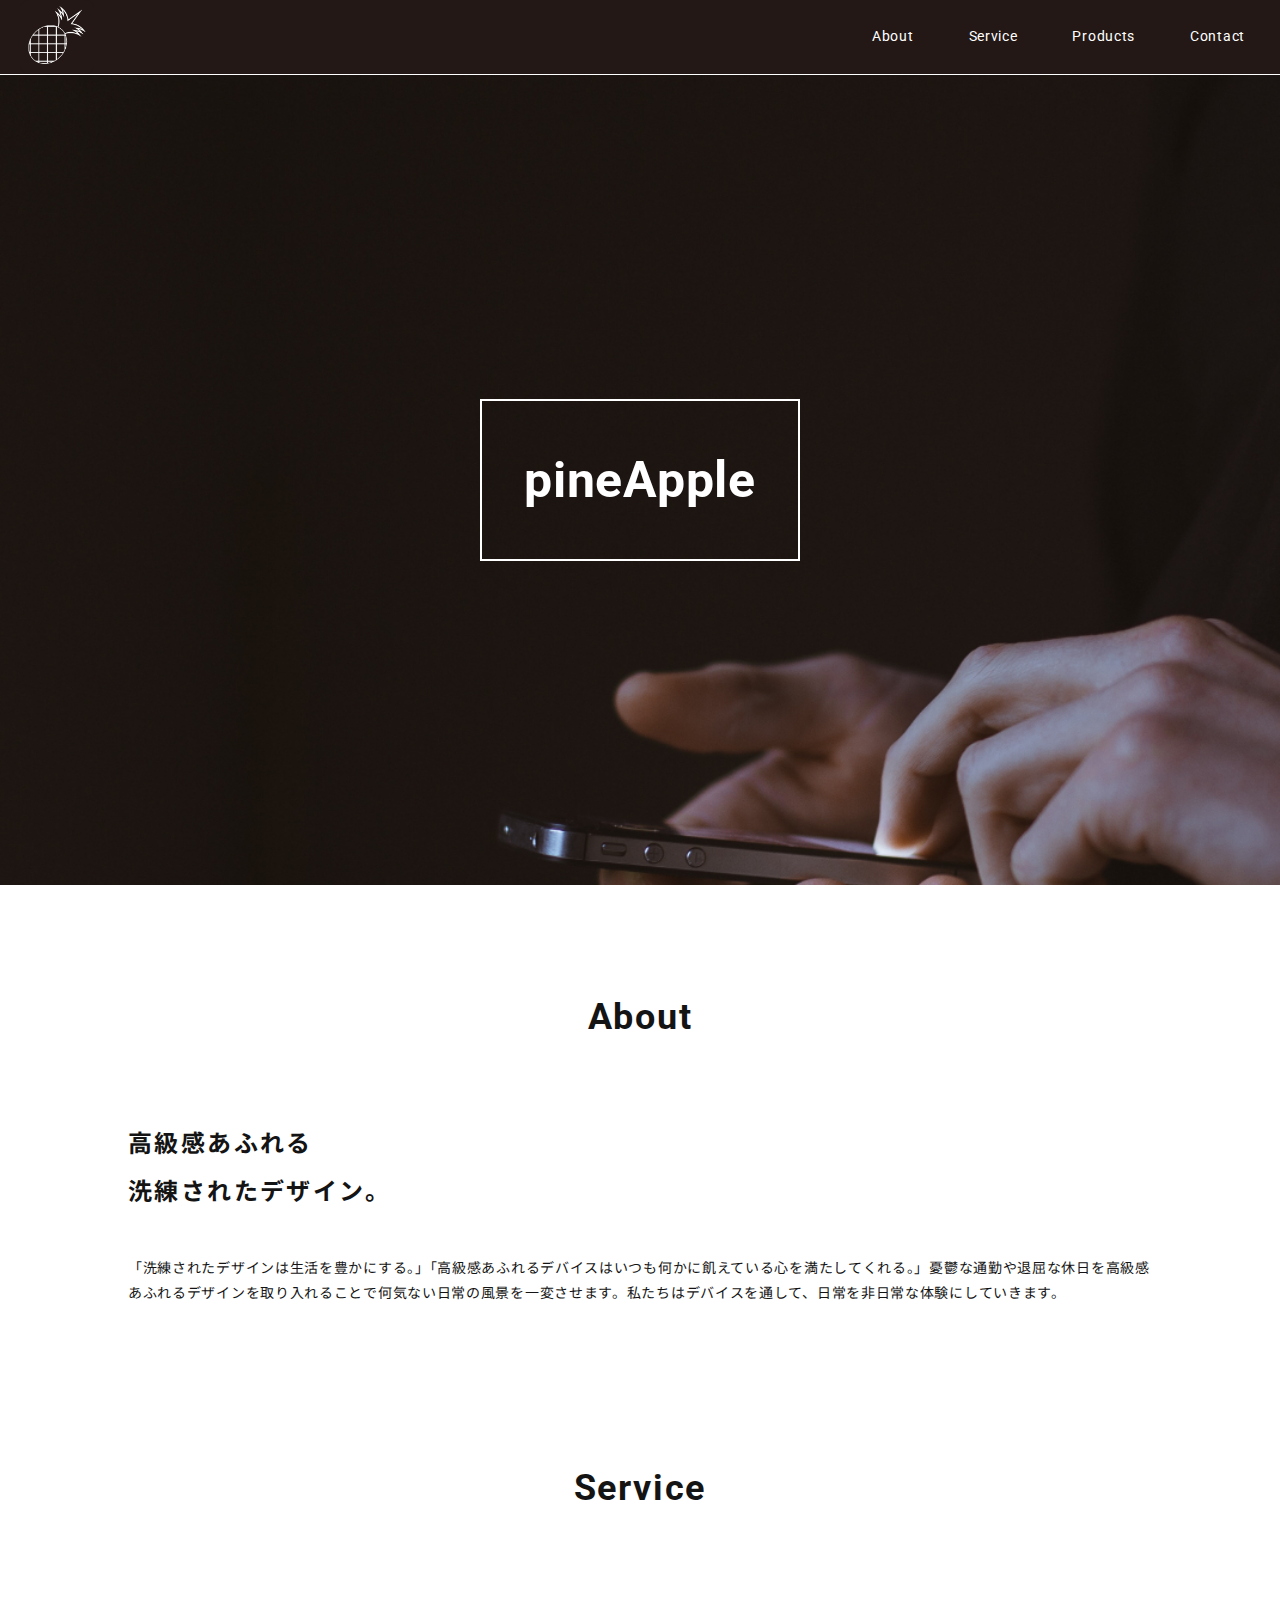
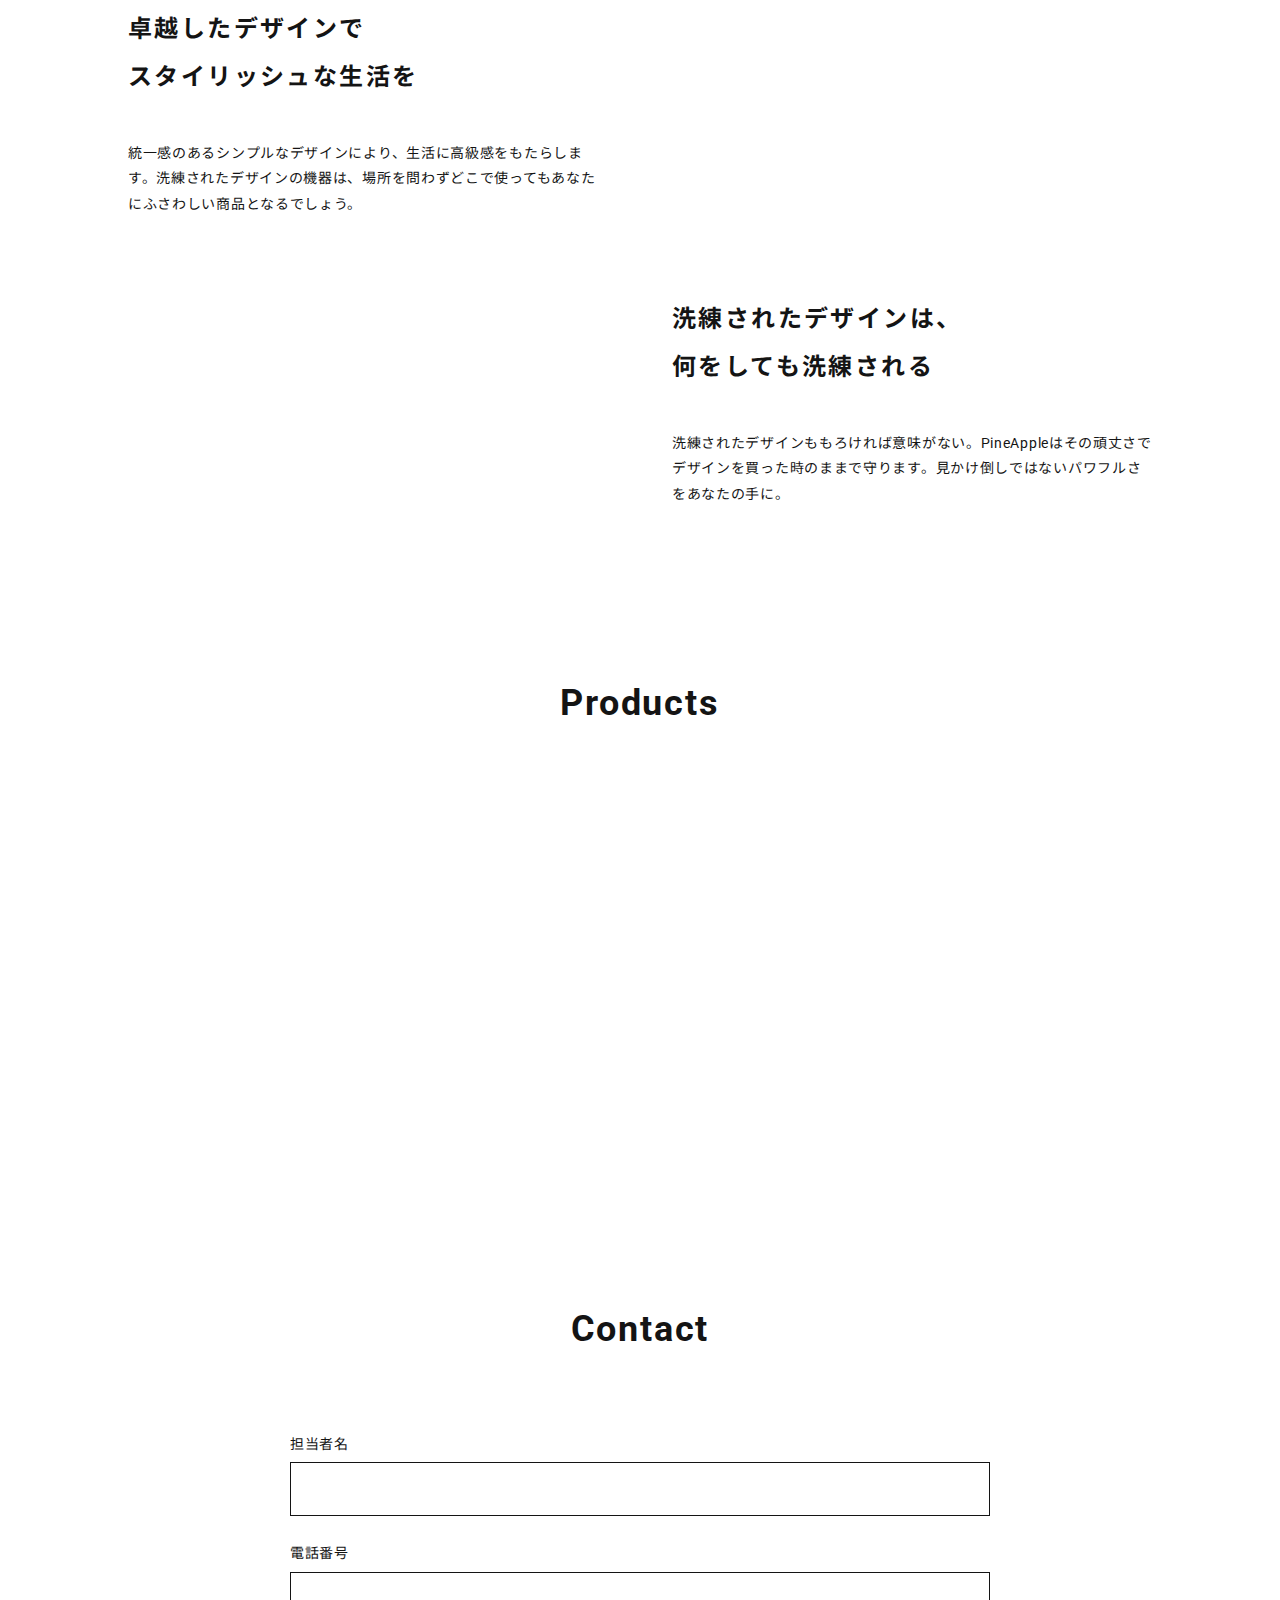
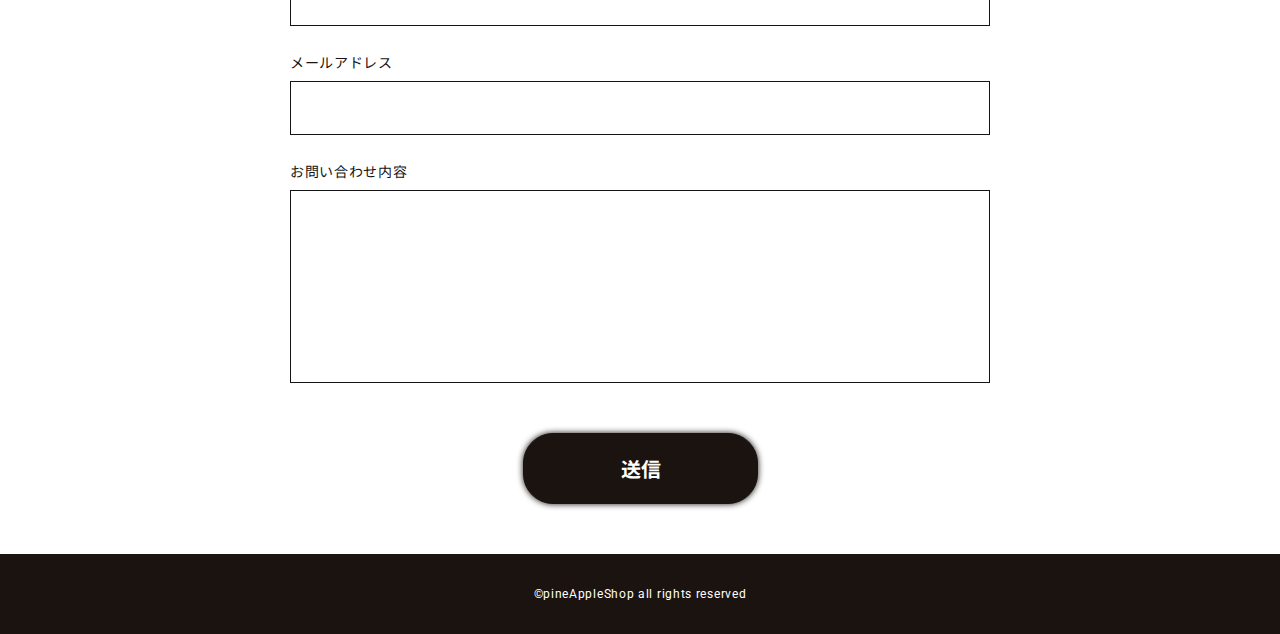
<file: index.html>
<!DOCTYPE html>
<html lang="ja">
  <head>
    <meta charset="UTF-8">
    <meta name="viewport" content="width=device-width, initial-scale=1.0">
    <meta http-equiv="X-UA-Compatible" content="ie=edge">
    <title>pineApple</title>
    <link rel="shortcut icon" href="./images/meta/favicon.ico" type="image/x-icon">
    <link rel="stylesheet" href="./css/reset.css">
    <link href="https://fonts.googleapis.com/css?family=Noto+Sans+JP|Roboto&display=swap" rel="stylesheet">
    <link rel="stylesheet" href="./css/style.css">
  </head>
  <body>
    <!-- header -->
    <header class="header">
      <h1 class="site-title"><a href="./index.html"><img src="./images/meta/pineApple.png" alt="PineApple"></a></h1>
      <div class="nav-wrapper">
        <nav class="header-nav">
          <ul class="nav-list">
            <li class="nav-item"><a href="#about">About</a></li>
            <li class="nav-item"><a href="#service">Service</a></li>
            <li class="nav-item"><a href="#products">Products</a></li>
            <li class="nav-item"><a href="#contact">Contact</a></li>
          </ul>
        </nav>
      </div>
      <button class="burger-btn">
        <span class="bars">
          <span class="bar bar_top"></span>
          <span class="bar bar_mid"></span>
          <span class="bar bar_bottom"></span>
        </span>
      </button>
    </header>
    <!-- //header -->

    <!-- main -->
    <main>
      <!-- fv -->
      <div class="fv">
        <p class="main-copy">pineApple</p>
      </div>
      <!-- //fv -->

      <!-- about -->
      <section class="section-wrapper" id="about">
        <h2 class="section-title">About</h2>
        <h3 class="about-title">高級感あふれる<br>洗練されたデザイン。</h3>
        <p class="text_about">「洗練されたデザインは生活を豊かにする。」「高級感あふれるデバイスはいつも何かに飢えている心を満たしてくれる。」憂鬱な通勤や退屈な休日を高級感あふれるデザインを取り入れることで何気ない日常の風景を一変させます。私たちはデバイスを通して、日常を非日常な体験にしていきます。
        </p>
      </section>
      <!-- //about -->

      <!--service -->
      <section class="section-wrapper" id="service">
        <h2 class="section-title">Service</h2>
        <div class="content-inner">
          <div class="text-wrapper_service">
            <h3 class="service-title">卓越したデザインで<br>スタイリッシュな生活を</h3>
            <p class="section-text_service">
            統一感のあるシンプルなデザインにより、生活に高級感をもたらします。洗練されたデザインの機器は、場所を問わずどこで使ってもあなたにふさわしい商品となるでしょう。
            </p>
          </div>
          <div class="img-wrapper_service element js-animation">
            <img src="./images/service-image@2x.jpg" alt="黒い布の上に置かれた黒い一眼レフカメラ">
          </div>
        </div>
        <div class="content-inner reverse">
          <div class="text-wrapper_service">
            <h3 class="service-title">洗練されたデザインは、<br>何をしても洗練される</h3>
            <p class="section-text_service">
            洗練されたデザインももろければ意味がない。PineAppleはその頑丈さでデザインを買った時のままで守ります。見かけ倒しではないパワフルさをあなたの手に。
            </p>
          </div>
          <div class="img-wrapper_service element js-animation">
            <img src="./images/service-image02@2x.jpg" alt="黒い布の上に置かれた黒いアイフォン">
          </div>
        </div>
      </section>
      <!-- //service -->

      <!-- News -->
      <section class="section-wrapper" id="products">
        <div class="section-inner">
          <h2 class="section-title">Products</h2>
          <ul class="card-list">
            <li class="card-item  element js-animation">
              <a href="./products/index.html">
                <div class="card-img">
                  <img src="./images/card-image1@2x.jpg" alt="黒い背景にあるPC">
                </div>
                <p class="text_news">高級感あふれるデザインを身に着ければ、憂鬱な通勤や何気ないティータイムもドラマのワンシーンに。</p>
              </a>
            </li>
            <li class="card-item  element js-animation">
              <a href="./products/index.html">
                <div class="card-img">
                  <img src="./images/card-image2@2x.jpg" alt="黒い背景にあるPC">
                </div>
                <p class="text_news">通天閣からうっかり落としても大丈夫。高さ100mの耐久試験にも耐え抜いた頑丈さをそのポケットに。</p>
              </a>
            </li>
            <li class="card-item  element js-animation">
              <a href="./products/index.html">
                <div class="card-img">
                  <img src="./images/card-image3@2x.jpg" alt="黒い背景にあるPC">
                </div>
                <p class="text_news">動画編集もプログラミングもこれ一台。パワフルなスペックと直感的な操作で全ての仕事を任せよう。</p>
              </a>
            </li>
          </ul>
        </div>
      </section>
      <!-- //News -->

      <!-- Contact -->
      <section class="section-wrapper" id="contact">
        <h2 class="section-title">Contact</h2>
        <form action="" class="form">
          <div class="form-part">
            <label for="input-name">担当者名</label>
            <input type="text" id="input-subject">
          </div>
          <div class="form-part">
            <label for="input-tel">電話番号</label>
            <input type="text" id="input-subject">
          </div>
          <div class="form-part">
            <label for="input-mail">メールアドレス</label>
            <input type="text" id="input-subject">
          </div>
          <div class="form-part">
            <label for="detail">お問い合わせ内容</label>
            <textarea name="" type="text" id="detail" cols="30" rows="10"></textarea>
          </div>
          <div class="form-send">
            <input type="submit" value="送信" class="form-btn">
          </div>
        </form>
      </section>
      <!-- //Contact -->

    </main>
    <!-- //main -->

    <!-- footer -->
    <footer class="footer">
      <small>©︎pineAppleShop all rights reserved</small>
    </footer>
    <!-- //footer -->

    <script  src="http://ajax.googleapis.com/ajax/libs/jquery/1.9.1/jquery.min.js"></script>
    <script src="https://ajax.googleapis.com/ajax/libs/jquery/3.4.1/jquery.min.js"></script>
    <script src="./js/script.js"></script>
  </body>
</html>
</file>
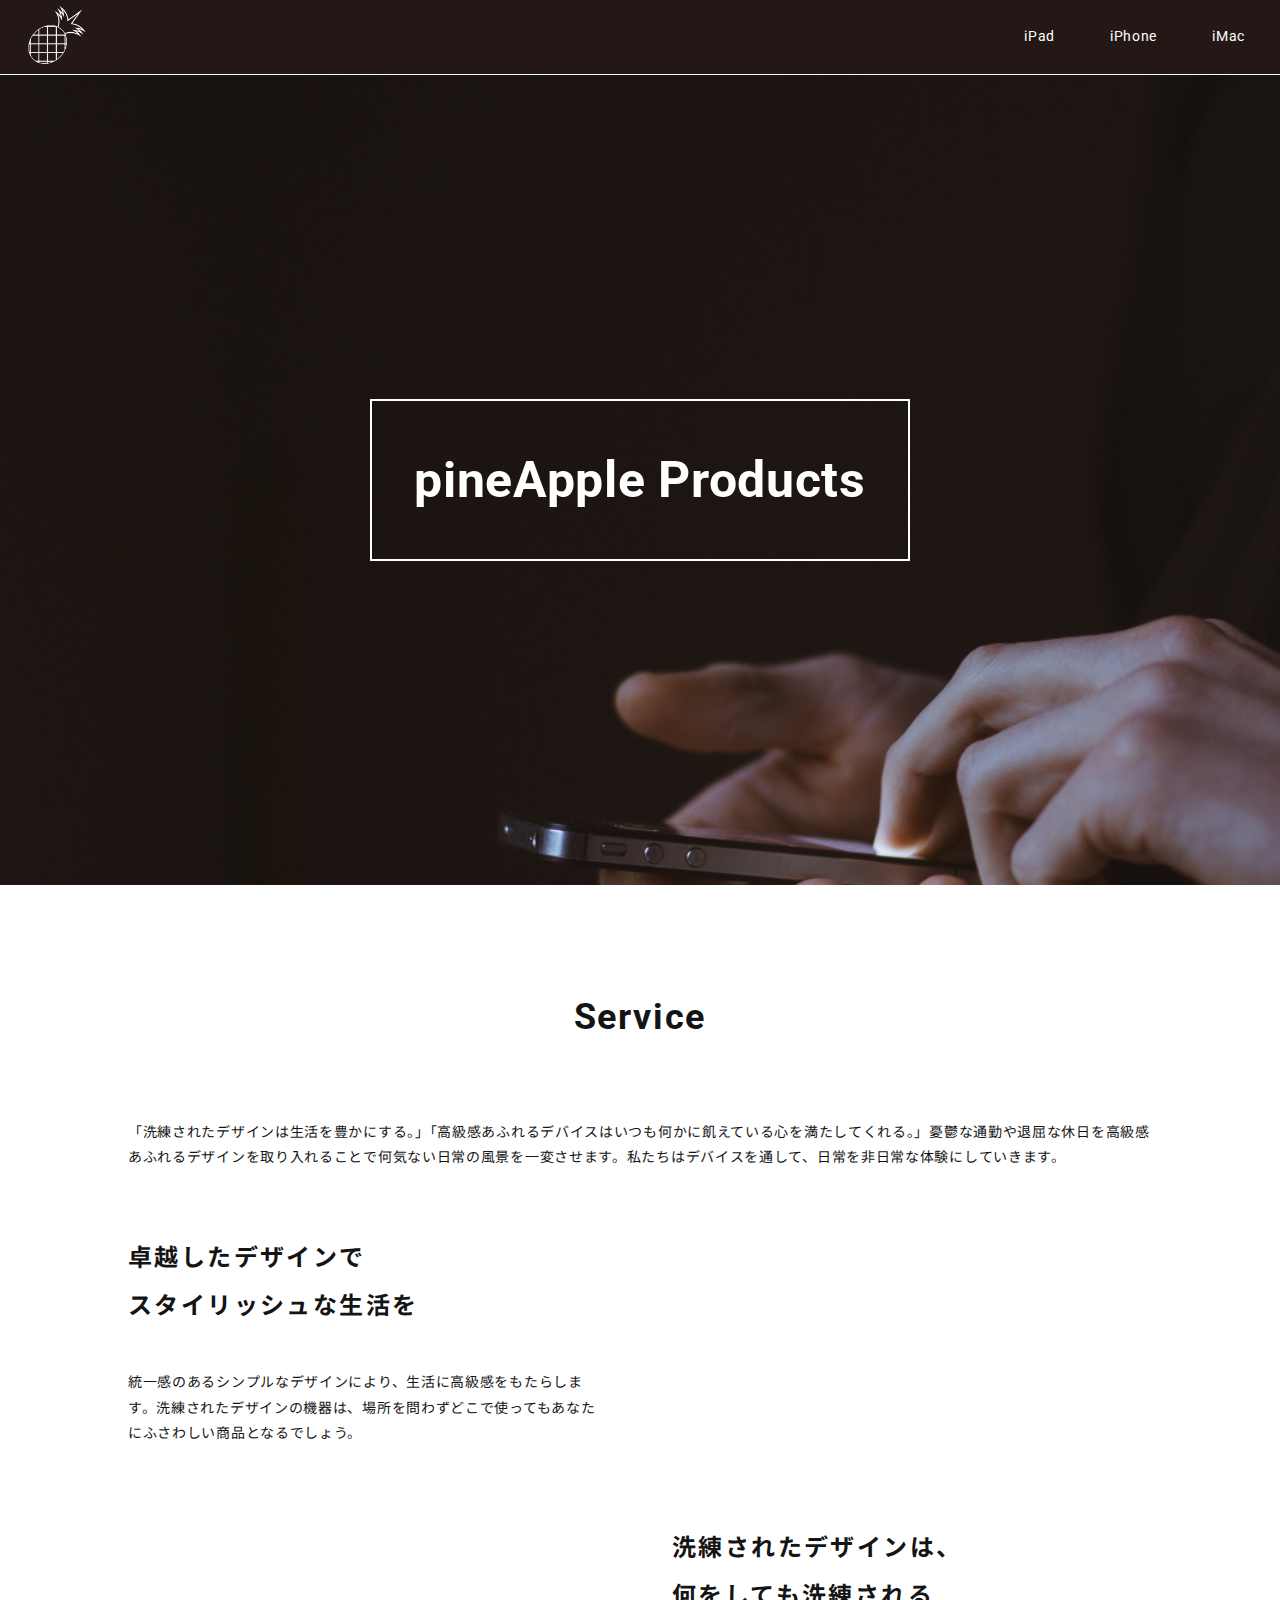
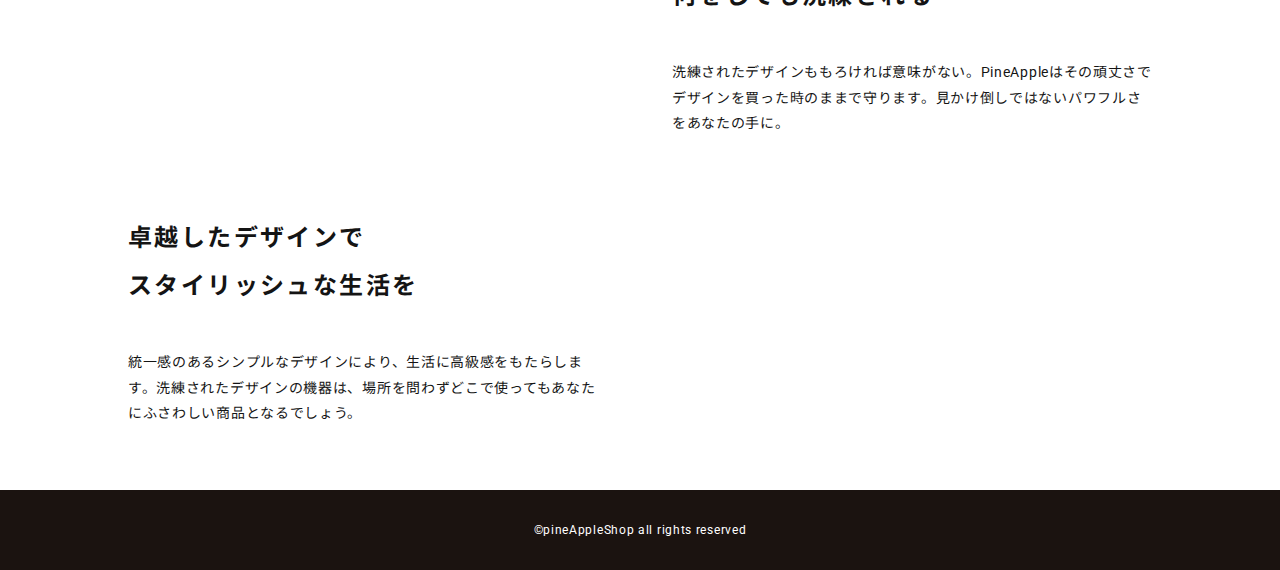
<file: products/index.html>
<!DOCTYPE html>
<html lang="ja">
  <head>
    <meta charset="UTF-8">
    <meta name="viewport" content="width=device-width, initial-scale=1.0">
    <meta http-equiv="X-UA-Compatible" content="ie=edge">
    <title>pineApple</title>
    <link rel="shortcut icon" href="../images/meta/favicon.ico" type="image/x-icon">
    <link rel="stylesheet" href="../css/reset.css">
    <link href="https://fonts.googleapis.com/css?family=Noto+Sans+JP|Roboto&display=swap" rel="stylesheet">
    <link rel="stylesheet" href="../css/style.css">
    <link rel="stylesheet" href="../css/products.css">
  </head>
  <body>
    <!-- header -->
    <header class="header">
      <h1 class="site-title"><a href="../index.html"><img src="../images/meta/pineApple.png" alt="PineApple"></a></h1>
      <div class="nav-wrapper">
        <nav class="header-nav">
          <ul class="nav-list">
            <li class="nav-item"><a href="#iPad">iPad</a></li>
            <li class="nav-item"><a href="#iPhone">iPhone</a></li>
            <li class="nav-item"><a href="#iMac">iMac</a></li>
          </ul>
        </nav>
      </div>
      <button class="burger-btn">
        <span class="bars">
          <span class="bar bar_top"></span>
          <span class="bar bar_mid"></span>
          <span class="bar bar_bottom"></span>
        </span>
      </button>
    </header>
    <!-- //header -->

    <!-- main -->
    <main>
      <!-- fv -->
      <div class="fv">
        <p class="main-copy">pineApple Products</p>
      </div>
      <!-- //fv -->

      <!--service -->
      <section class="section-wrapper">
        <h2 class="section-title">Service</h2>
        <p class="text_about">「洗練されたデザインは生活を豊かにする。」「高級感あふれるデバイスはいつも何かに飢えている心を満たしてくれる。」憂鬱な通勤や退屈な休日を高級感あふれるデザインを取り入れることで何気ない日常の風景を一変させます。私たちはデバイスを通して、日常を非日常な体験にしていきます。
        </p>
        <div class="products">
          <section class="product" id="iPad">
            <div class="content-inner">
              <div class="text-wrapper_service">
                <h3 class="service-title">卓越したデザインで<br>スタイリッシュな生活を</h3>
                <p class="section-text_service">
                統一感のあるシンプルなデザインにより、生活に高級感をもたらします。洗練されたデザインの機器は、場所を問わずどこで使ってもあなたにふさわしい商品となるでしょう。
                </p>
              </div>
              <div class="img-wrapper_service element js-animation">
                <img src="../images/service-image@2x.jpg" alt="黒い布の上に置かれた黒い一眼レフカメラ">
              </div>
            </div>
          </section>
          <section class="product" id="iPhone">
            <div class="content-inner reverse">
              <div class="text-wrapper_service">
                <h3 class="service-title">洗練されたデザインは、<br>何をしても洗練される</h3>
                <p class="section-text_service">
                洗練されたデザインももろければ意味がない。PineAppleはその頑丈さでデザインを買った時のままで守ります。見かけ倒しではないパワフルさをあなたの手に。
                </p>
              </div>
              <div class="img-wrapper_service element js-animation">
                <img src="../images/service-image02@2x.jpg" alt="黒い布の上に置かれた黒いアイフォン">
              </div>
            </div>
          </section>
          <section class="product"  id="iMac">
            <div class="content-inner">
              <div class="text-wrapper_service">
                <h3 class="service-title">卓越したデザインで<br>スタイリッシュな生活を</h3>
                <p class="section-text_service">
                統一感のあるシンプルなデザインにより、生活に高級感をもたらします。洗練されたデザインの機器は、場所を問わずどこで使ってもあなたにふさわしい商品となるでしょう。
                </p>
              </div>
              <div class="img-wrapper_service element js-animation">
                <img src="../images/service-image@2x.jpg" alt="黒い布の上に置かれた黒い一眼レフカメラ">
              </div>
            </div>
          </section>
        </div>
      </section>
      <!-- //service -->

    </main>
    <!-- //main -->

    <!-- footer -->
    <footer class="footer">
      <small>©︎pineAppleShop all rights reserved</small>
    </footer>
    <!-- //footer -->

    <script  src="http://ajax.googleapis.com/ajax/libs/jquery/1.9.1/jquery.min.js"></script>
    <script src="https://ajax.googleapis.com/ajax/libs/jquery/3.4.1/jquery.min.js"></script>
    <script src="../js/script.js"></script>
  </body>
</html>
</file>
<file: css/style.css>
/* style.css */

/* ------------------ */
/* base */
/* ------------------ */
html{
  font-size: 62.5%;
}
body{
  color:#141414;
  font-size:1.4rem;
  line-height:1.8;
  letter-spacing: 0.05em;

  font-family: 'Roboto', sans-serif,'Noto Sans JP', sans-serif;
}
.noscroll{
  overflow: hidden;
  }
img{
  width:100%;
  vertical-align: bottom;
}
a{
  text-decoration: none;
  color:#fff;
}

.section-title{
  font-size: 3.6rem;
  font-weight: bold;
  text-align: center;
  letter-spacing: 0.05em;
  margin-bottom: 70px;
}
h3{
  font-size: 2.4rem;
  font-weight: bold;
  line-height:2;
  letter-spacing: 0.1em;
  margin-bottom: 40px;
}
.section-wrapper{
  padding:100px 10% 50px;

}
/* ------------------ */
/* header */
/* ------------------ */
.header{
  background-color: #231815;
  color: #fff;
  position: fixed;
  height:74px;
  width: 100%;
  /*navとlogo両方の横並び*/
  display: flex;
  justify-content: space-between;
  align-items: center;
  padding: 0 120px 0 20px;
  border-bottom:1px solid #fff;
  /*アニメ画像と被らないように*/
  z-index: 1;
}
.nav-list{
  /* navの横並び */
  display: flex;
}
.nav-item{
  /* メニューの右側に余白 */
  margin-right: 55px;
}
.burger-btn{
  display: none;
}

.site-title img{
  height: 74px;
  width: auto;
}

/* ------------------ */
/* fv */
/* ------------------ */
.fv{
  /* 画面の高さの90に指定 */
  height:90vh;
  /* 背景画像の設定 */
  background-image: url(../images/fv-bgi@2x.jpg);
  background-size: cover;
  background-position: center;
  /* メインコピーの上下左右中央寄せ */
  display: flex;
  justify-content: center;
  align-items: center;
  flex-direction: column;
  /*headerのposition:fixed分の余白部分*/
  padding-top: 75px;
}
.main-copy{
  font-size: 5rem;
  color: #fff;
  font-weight: bold;
  border:2px solid #fff;
  padding: 34px 42px;
}

/* ------------------ */
/* about */
/* ------------------ */

/* ------------------ */
/* service */
/* ------------------ */
/*画像の幅指定*/
.text-wrapper_service,.img-wrapper_service{
  max-width: 480px;
}
/*1つ目と2つ目のdiv（クラス）のスタイリング*/
.content-inner{
  /*横並びに*/
  display: flex;
  /*フレックスアイテムの折り返し*/
  flex-wrap: wrap;
  /*アイテムの間にスペースを均等に割り付け*/
  justify-content: space-between;
  /*コンテナ内のアイテムを中央揃え*/
  align-items: center;
}
/*2つ目のdiv（クラス）のスタイリング*/
.reverse{
  /*content-innnerクラスとの間を50px空ける*/
  margin-top: 50px;
  /*フレックスコンテナの主軸方向が row の逆に設定*/
  flex-direction: row-reverse;
}

/* ------------------ */
/* news */
/* ------------------ */
/*card-listクラス全体のスタイリング*/
.card-list{
  display: flex;
  justify-content: space-between;
  align-items: center;
}
/*card-item（各リスト）のスタイリング*/
.card-item{
  max-width: 320px;
  box-shadow: 0px 0px 6px rgba(27, 19, 16, 0.4);
  /*各リスト同士の余白部分*/
  margin-right:10px;
}
/*text_news（card-item内のテキスト部分）のスタイリング*/
.text_news{
  color:#141414;
  /*上下に33px、横に25pxの余白*/
  padding: 33px 25px;
}

/* ------------------ */
/* contact */
/* ------------------ */
.form{
  max-width: 700px;
  margin: 0 auto;
}
input,textarea{
  border: 1px solid #141414;
  padding: 10px;
}
.form-part{
  display: flex;
  flex-direction: column;
  margin-top: 25px;
}
label{
  margin-bottom: 5px;
}
#input-subject,textarea{
  line-height: 2;
  font-size: 1.6rem;
}
textarea{
  resize: none;
  height: 171px;
}
.form-send{
  text-align: center;
  margin-top: 50px;
}
.form-btn{
  display: inline-block;
  width: 235px;
  padding: 20px 97px;
  border-radius: 30px;
  font-size: 2rem;
  font-weight: bold;
  text-align: center;
  color: #fff;
  background-color: #1B1310;
  box-shadow: 0px 0px 6px #1B1310;
}

/* ------------------ */
/* footer */
/* ------------------ */
footer{
  background-color: #1B1310;
  height: 80px;
}
small{
  display: block;
  text-align: center;
  color: #fff;
  padding-top: 30px;
}

/*===============================
 スクロールアニメーションの設定
 スクロール方向の変更も基本ここ
 ===============================*/
/*初期状態での見え方*/
.js-animation {
  /*画像を完全に隠す*/
  opacity: 0;/*透明度ゼロ*/
  visibility: hidden;/*ボックスを非表示に*/
  /*要素の表示位置を移動*/
  transform: translateY(40px);/*Y方向に40px移動*/
  transition: all 1s;/*時間的変化を全て1秒に*/
}
/*スクロール後の見え方*/
.js-animation.is-show {
  opacity: 1;/*透明度１（完全に不透明）*/
  visibility: visible;/*ボックスを表示*/
  transform: translateY(0px);/*Y方向に0px移動*/
}


/*===================================
レスポンシブデザイン
===================================*/
@media screen and (max-width:768px){
  /* ----------------------- */
  /* base_sp
  /* ----------------------- */
  h3{
    font-size: 2rem;
    margin-bottom: 30px;
  }
  /*wrapperのpaddingを調整*/
  .section-wrapper{
    padding:100px 5% 50px;
  }

  /* ------------------ */
  /* humberger-menu */
  /* ------------------ */
  .header{
    padding: 0 5%;
  }
  .burger-btn{
    display: block;
    width: 39px;
    height: 39px;
    position: relative;
    margin-right: 55px;
    z-index: 3;
    /*   codepenの挙動のため */
    background-color:transparent;
    border:none;
  }
  .bar{
    width: 20px;
    height: 1px;
    display: block;
    position: absolute;
    left: 50%;
    transform: translateX(-50%);
    background-color: #fff;
  }
  .bar_top{
    top: 10px;
  }
  .bar_mid{
    top: 50%;
    transform: translate(-50%,-50%);
  }
  .bar_bottom{
    bottom: 10px;
  }
  .burger-btn.close .bar_top{
    transform: translate(-50%,10px) rotate(45deg);
    transition: transform .3s;
  }
  .burger-btn.close .bar_mid{
    opacity: 0;
    transition: opacity .3s;
  }
  .burger-btn.close .bar_bottom{
    transform: translate(-50%,-8px) rotate(-45deg);
    transition: transform .3s;
  }
  .nav-wrapper{
    display: none;
    width: 100vw;
    height: 100vh;
    position: fixed;
    top: 0;
    left: 0;
    z-index: 2;/*キービジュアルと.btn_triggerとの重なりの前後関係を調整*/
  }
  .header-nav{
    width: 100%;
    height: 100%;
    background-color:#1B1310;
    z-index: 2;
  }
  .header-nav .nav-list{
    display: block;
    position: absolute;
    top: 50%;
    left: 50%;
    transform: translate(-50%,-50%);
    text-align: center;
  }
  .header-nav .nav-item{
    margin-right: 0;
    margin-bottom: 40px;
  }

  /* ------------------ */
  /* fv */
  /* ------------------ */
  .main-copy{
    font-size: 3rem;
  }
  .fv{
    background-image: url(../images/fv-bgi_sp@2x.jpg);
  }

  /* ------------------ */
  /* service */
  /* ------------------ */
  .content-inner{
    /*横並びの要素を縦に並べる*/
    flex-direction:column;
    /*縦にしたやつをセンタリング*/
    margin:50px auto;
  }
  .img-wrapper_service{
    margin-top: 40px;
  }
  .img-wrapper_service img{
    height:150px;
    /*画像のトリミングをする*/
    object-fit:cover;
  }

  /* ------------------ */
  /* news */
  /* ------------------ */
  .card-list{
    flex-direction: column;
  }
  .card-item{
    margin: 50px 0 0;
  }
  .card-list li:first-child{
    margin-top: 0;
  }
}
</file>
<file: css/products.css>
.product{
  margin: auto;
}

.product:nth-child(odd){
  margin-top: 50px;
}
</file>
